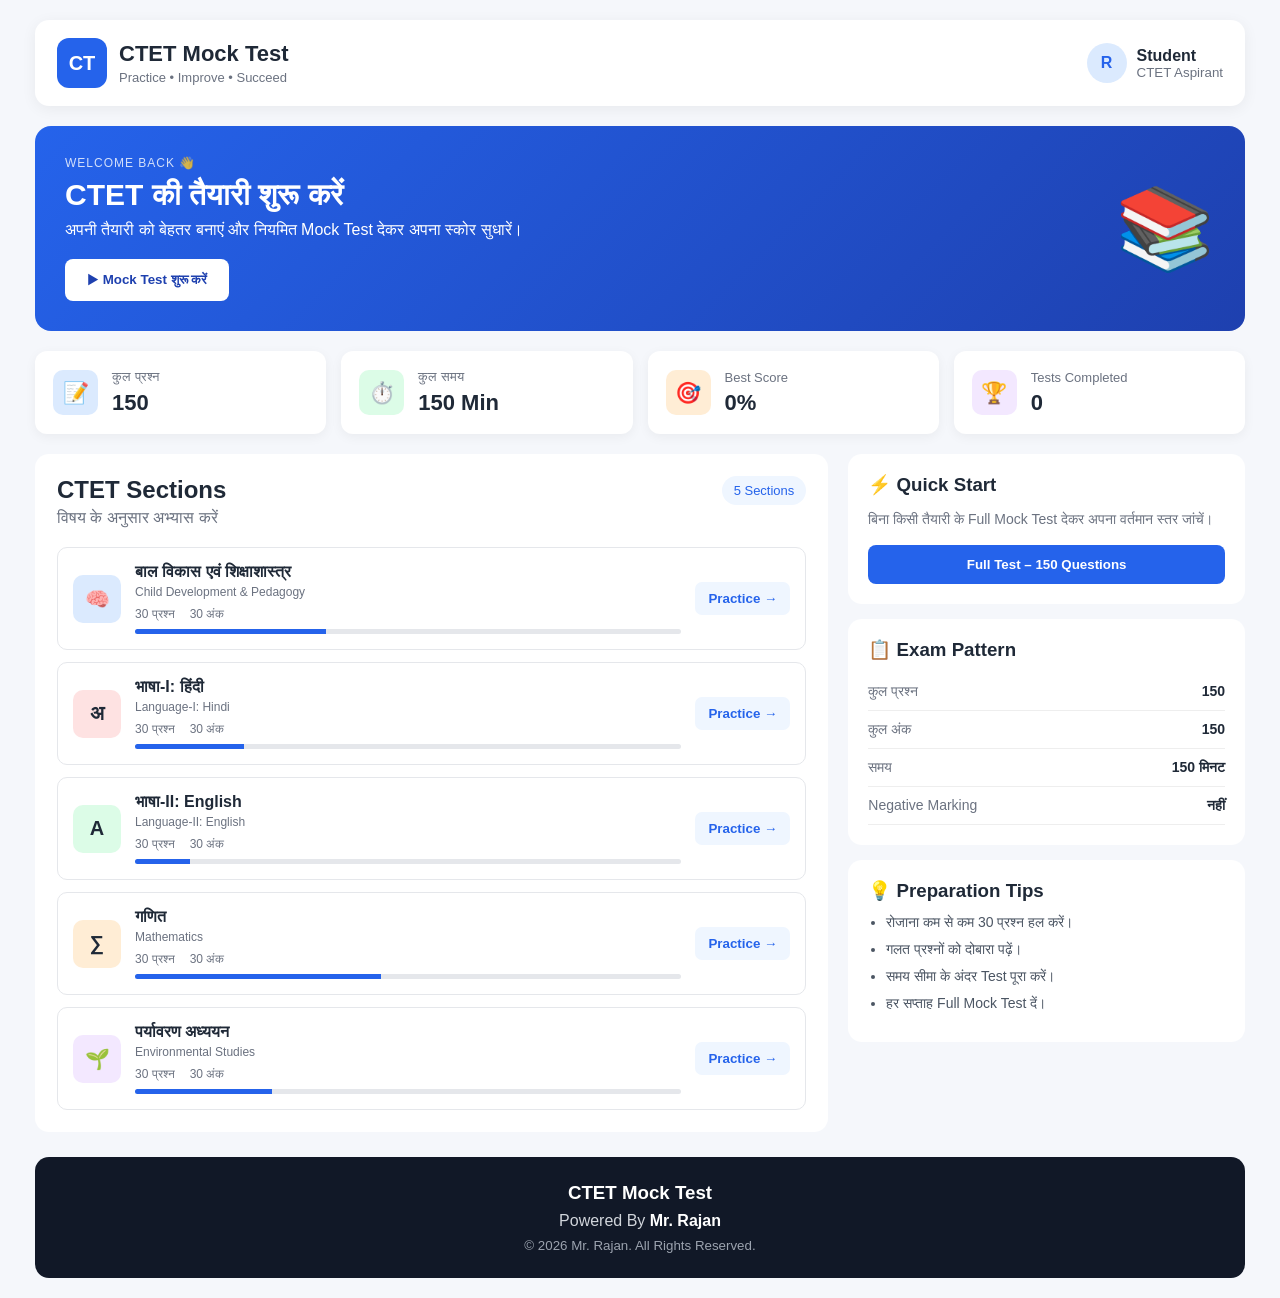
<file: index.html>
<!DOCTYPE html>
<html lang="hi">

<head>
    <meta charset="UTF-8">
    <meta name="viewport" content="width=device-width, initial-scale=1.0">

    <title>CTET Mock Test Dashboard</title>

    <link rel="stylesheet" href="dashboard.css">
</head>

<body>

<div class="dashboard">

    <!-- ================= HEADER ================= -->

    <header class="top-header">

        <div class="brand">
            <div class="logo">CT</div>

            <div>
                <h1>CTET Mock Test</h1>
                <p>Practice • Improve • Succeed</p>
            </div>
        </div>

        <div class="profile">
            <div class="profile-icon">R</div>

            <div>
                <strong>Student</strong>
                <small>CTET Aspirant</small>
            </div>
        </div>

    </header>


    <!-- ================= WELCOME ================= -->

    <section class="welcome">

        <div>

            <p class="small-title">WELCOME BACK 👋</p>

            <h2>CTET की तैयारी शुरू करें</h2>

            <p>
                अपनी तैयारी को बेहतर बनाएं और नियमित Mock Test देकर
                अपना स्कोर सुधारें।
            </p>

            <button
                class="start-btn"
                onclick="startMockTest()">

                ▶ Mock Test शुरू करें

            </button>

        </div>

        <div class="welcome-icon">
            📚
        </div>

    </section>


    <!-- ================= STATS ================= -->

    <section class="stats">

        <div class="stat-card">

            <div class="stat-icon blue">📝</div>

            <div>
                <span>कुल प्रश्न</span>
                <strong>150</strong>
            </div>

        </div>


        <div class="stat-card">

            <div class="stat-icon green">⏱️</div>

            <div>
                <span>कुल समय</span>
                <strong>150 Min</strong>
            </div>

        </div>


        <div class="stat-card">

            <div class="stat-icon orange">🎯</div>

            <div>
                <span>Best Score</span>
                <strong id="bestScore">0%</strong>
            </div>

        </div>


        <div class="stat-card">

            <div class="stat-icon purple">🏆</div>

            <div>
                <span>Tests Completed</span>
                <strong id="testsCompleted">0</strong>
            </div>

        </div>

    </section>


    <!-- ================= MAIN GRID ================= -->

    <div class="main-grid">


        <!-- LEFT -->

        <main>


            <!-- Sections -->

            <section class="section-box">

                <div class="section-heading">

                    <div>
                        <h2>CTET Sections</h2>
                        <p>विषय के अनुसार अभ्यास करें</p>
                    </div>

                    <span>5 Sections</span>

                </div>


                <div class="subjects">


                    <div class="subject-card">

                        <div class="subject-icon blue-bg">
                            🧠
                        </div>

                        <div class="subject-content">

                            <h3>बाल विकास एवं शिक्षाशास्त्र</h3>

                            <p>
                                Child Development & Pedagogy
                            </p>

                            <div class="subject-info">
                                <span>30 प्रश्न</span>
                                <span>30 अंक</span>
                            </div>

                            <div class="progress">
                                <div style="width:35%"></div>
                            </div>

                        </div>

                        <button
                            onclick="startSection('cdp')">

                            Practice →

                        </button>

                    </div>



                    <div class="subject-card">

                        <div class="subject-icon red-bg">
                            अ
                        </div>

                        <div class="subject-content">

                            <h3>भाषा-I: हिंदी</h3>

                            <p>
                                Language-I: Hindi
                            </p>

                            <div class="subject-info">
                                <span>30 प्रश्न</span>
                                <span>30 अंक</span>
                            </div>

                            <div class="progress">
                                <div style="width:20%"></div>
                            </div>

                        </div>

                        <button
                            onclick="startSection('hindi')">

                            Practice →

                        </button>

                    </div>



                    <div class="subject-card">

                        <div class="subject-icon green-bg">
                            A
                        </div>

                        <div class="subject-content">

                            <h3>भाषा-II: English</h3>

                            <p>
                                Language-II: English
                            </p>

                            <div class="subject-info">
                                <span>30 प्रश्न</span>
                                <span>30 अंक</span>
                            </div>

                            <div class="progress">
                                <div style="width:10%"></div>
                            </div>

                        </div>

                        <button
                            onclick="startSection('english')">

                            Practice →

                        </button>

                    </div>



                    <div class="subject-card">

                        <div class="subject-icon orange-bg">
                            ∑
                        </div>

                        <div class="subject-content">

                            <h3>गणित</h3>

                            <p>
                                Mathematics
                            </p>

                            <div class="subject-info">
                                <span>30 प्रश्न</span>
                                <span>30 अंक</span>
                            </div>

                            <div class="progress">
                                <div style="width:45%"></div>
                            </div>

                        </div>

                        <button
                            onclick="startSection('math')">

                            Practice →

                        </button>

                    </div>



                    <div class="subject-card">

                        <div class="subject-icon purple-bg">
                            🌱
                        </div>

                        <div class="subject-content">

                            <h3>पर्यावरण अध्ययन</h3>

                            <p>
                                Environmental Studies
                            </p>

                            <div class="subject-info">
                                <span>30 प्रश्न</span>
                                <span>30 अंक</span>
                            </div>

                            <div class="progress">
                                <div style="width:25%"></div>
                            </div>

                        </div>

                        <button
                            onclick="startSection('evs')">

                            Practice →

                        </button>

                    </div>

                </div>

            </section>


        </main>


        <!-- RIGHT SIDEBAR -->

        <aside>


            <!-- Quick Test -->

            <div class="side-card">

                <h3>⚡ Quick Start</h3>

                <p>
                    बिना किसी तैयारी के Full Mock Test देकर
                    अपना वर्तमान स्तर जांचें।
                </p>

                <button
                    class="full-test"
                    onclick="startMockTest()">

                    Full Test – 150 Questions

                </button>

            </div>


            <!-- Exam Pattern -->

            <div class="side-card">

                <h3>📋 Exam Pattern</h3>

                <div class="pattern-row">
                    <span>कुल प्रश्न</span>
                    <strong>150</strong>
                </div>

                <div class="pattern-row">
                    <span>कुल अंक</span>
                    <strong>150</strong>
                </div>

                <div class="pattern-row">
                    <span>समय</span>
                    <strong>150 मिनट</strong>
                </div>

                <div class="pattern-row">
                    <span>Negative Marking</span>
                    <strong>नहीं</strong>
                </div>

            </div>


            <!-- Tips -->

            <div class="side-card tips">

                <h3>💡 Preparation Tips</h3>

                <ul>

                    <li>रोजाना कम से कम 30 प्रश्न हल करें।</li>

                    <li>गलत प्रश्नों को दोबारा पढ़ें।</li>

                    <li>समय सीमा के अंदर Test पूरा करें।</li>

                    <li>हर सप्ताह Full Mock Test दें।</li>

                </ul>

            </div>

        </aside>

    </div>


    <!-- ================= FOOTER ================= -->

    <footer>

        <h3>CTET Mock Test</h3>

        <p>
            Powered By <strong>Mr. Rajan</strong>
        </p>

        <small>
            © 2026 Mr. Rajan. All Rights Reserved.
        </small>

    </footer>

</div>


<script src="dashboard.js"></script>

</body>

</html>
</file>
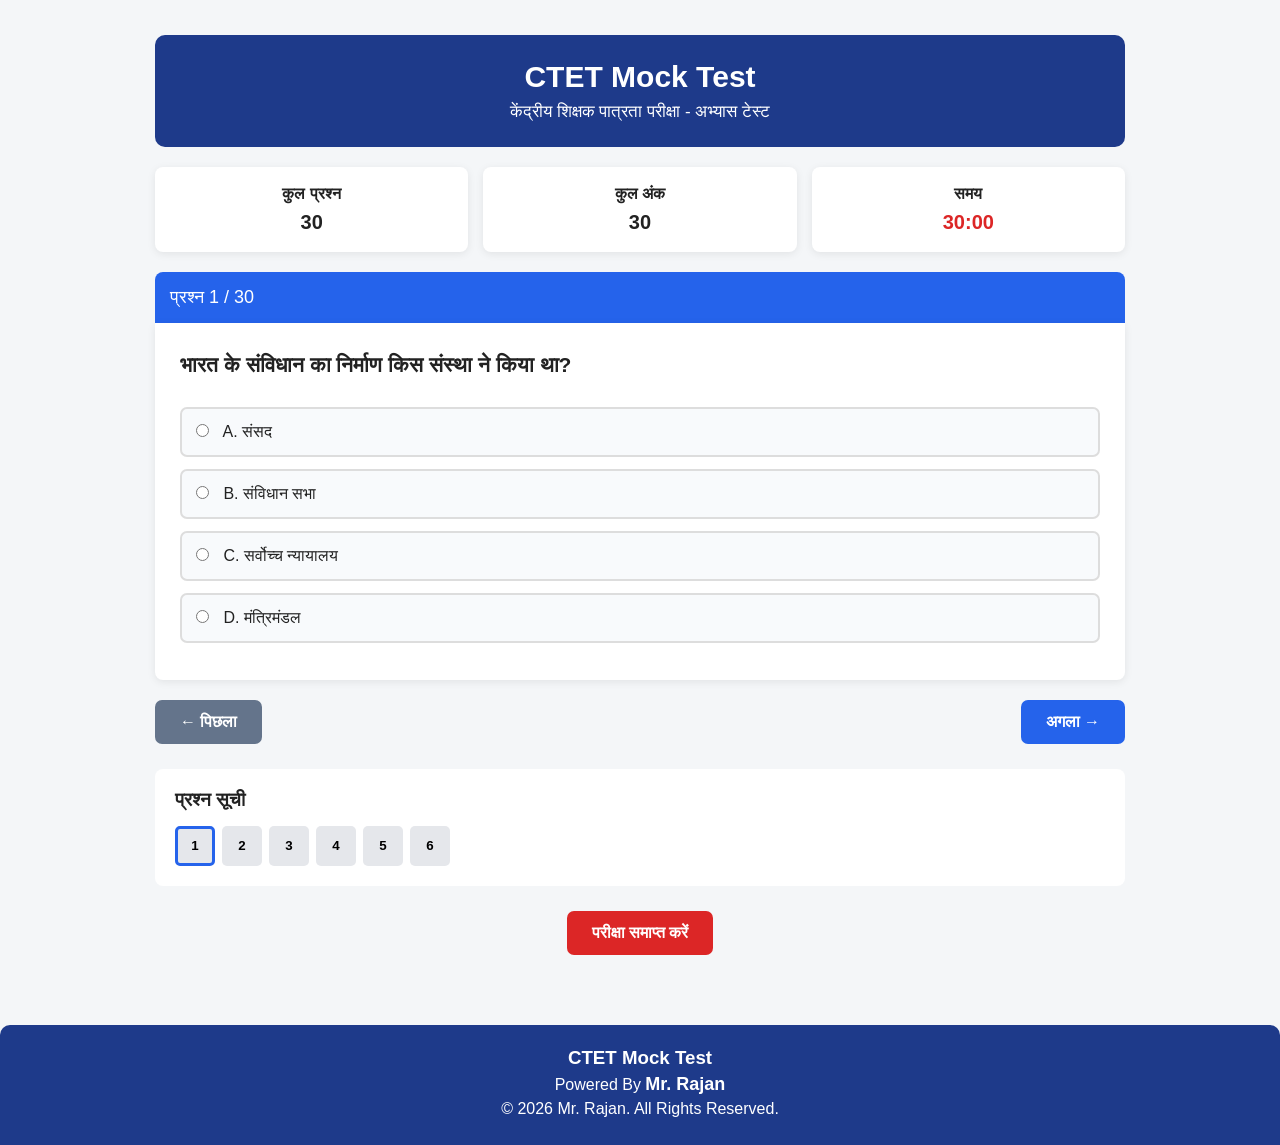
<file: ctet.html>
<!DOCTYPE html>
<html lang="hi">
<head>
    <meta charset="UTF-8">
    <meta name="viewport" content="width=device-width, initial-scale=1.0">

    <title>CTET Mock Test - 30 प्रश्न</title>

    <link rel="stylesheet" href="ctet.css">
</head>

<body>

<div class="container">

    <!-- Header -->
    <header class="header">
        <h1>CTET Mock Test</h1>
        <p>केंद्रीय शिक्षक पात्रता परीक्षा - अभ्यास टेस्ट</p>
    </header>

    <!-- Test Info -->
    <div class="test-info">

        <div>
            <strong>कुल प्रश्न</strong>
            <span>30</span>
        </div>

        <div>
            <strong>कुल अंक</strong>
            <span>30</span>
        </div>

        <div>
            <strong>समय</strong>
            <span id="timer">30:00</span>
        </div>

    </div>

    <!-- Main Test Area -->
    <div id="testArea">

        <div class="question-header">

            <span>
                प्रश्न <span id="questionNumber">1</span> / 30
            </span>

        </div>

        <div class="question-box">

            <h2 id="questionText">
                प्रश्न यहाँ दिखाई देगा
            </h2>

            <div id="options"></div>

        </div>

        <!-- Navigation -->
        <div class="navigation">

            <button id="previousBtn" onclick="previousQuestion()">
                ← पिछला
            </button>

            <button id="nextBtn" onclick="nextQuestion()">
                अगला →
            </button>

        </div>

    </div>

    <!-- Question Palette -->
    <div class="palette-container">

        <h3>प्रश्न सूची</h3>

        <div id="questionPalette"></div>

    </div>

    <!-- Submit -->
    <button class="submit-btn" onclick="submitTest()">
        परीक्षा समाप्त करें
    </button>

    <!-- Result -->
    <div id="result" class="result hidden">

        <h2>🎉 परीक्षा परिणाम</h2>

        <div class="score">

            <p>
                आपका स्कोर:
                <strong>
                    <span id="score">0</span> / 30
                </strong>
            </p>

            <p>
                प्रतिशत:
                <strong>
                    <span id="percentage">0</span>%
                </strong>
            </p>

            <p>
                सही उत्तर:
                <span id="correct">0</span>
            </p>

            <p>
                गलत उत्तर:
                <span id="wrong">0</span>
            </p>

            <p>
                बिना उत्तर:
                <span id="unanswered">0</span>
            </p>

            <h3 id="resultStatus"></h3>

        </div>

        <button class="restart-btn" onclick="restartTest()">
            🔄 दोबारा टेस्ट दें
        </button>

    </div>

</div>

<script src="ctet.js"></script>

<footer class="site-footer">

    <h3>CTET Mock Test</h3>

    <p>
        Powered By <strong>Mr. Rajan</strong>
    </p>

    <p class="copyright">
        © 2026 Mr. Rajan. All Rights Reserved.
    </p>

</footer>

</body>
</html>
</file>
<file: dashboard.css>
* {
    box-sizing: border-box;
    margin: 0;
    padding: 0;
}

body {
    font-family: Arial, "Noto Sans Devanagari", sans-serif;
    background: #f5f7fb;
    color: #1f2937;
}

.dashboard {
    max-width: 1250px;
    margin: auto;
    padding: 20px;
}


/* ================= HEADER ================= */

.top-header {
    background: white;
    padding: 18px 22px;
    border-radius: 14px;
    display: flex;
    justify-content: space-between;
    align-items: center;
    box-shadow: 0 3px 15px rgba(0,0,0,0.06);
}

.brand {
    display: flex;
    align-items: center;
    gap: 12px;
}

.logo {
    width: 50px;
    height: 50px;
    background: #2563eb;
    color: white;
    border-radius: 12px;

    display: flex;
    align-items: center;
    justify-content: center;

    font-size: 20px;
    font-weight: bold;
}

.brand h1 {
    font-size: 22px;
}

.brand p {
    color: #6b7280;
    font-size: 13px;
    margin-top: 3px;
}

.profile {
    display: flex;
    align-items: center;
    gap: 10px;
}

.profile-icon {
    width: 40px;
    height: 40px;
    background: #dbeafe;
    color: #2563eb;

    border-radius: 50%;

    display: flex;
    align-items: center;
    justify-content: center;

    font-weight: bold;
}

.profile small {
    display: block;
    color: #6b7280;
}


/* ================= WELCOME ================= */

.welcome {
    margin-top: 20px;

    background: linear-gradient(
        135deg,
        #2563eb,
        #1e40af
    );

    color: white;

    padding: 30px;

    border-radius: 16px;

    display: flex;
    justify-content: space-between;
    align-items: center;
}

.small-title {
    font-size: 12px;
    opacity: .8;
    letter-spacing: 1px;
}

.welcome h2 {
    margin: 8px 0;
    font-size: 30px;
}

.welcome p {
    max-width: 600px;
}

.welcome-icon {
    font-size: 80px;
}

.start-btn {
    margin-top: 20px;

    border: none;

    background: white;
    color: #1e40af;

    padding: 13px 22px;

    border-radius: 8px;

    font-weight: bold;
    cursor: pointer;
}


/* ================= STATS ================= */

.stats {
    display: grid;

    grid-template-columns:
        repeat(4, 1fr);

    gap: 15px;

    margin: 20px 0;
}

.stat-card {
    background: white;

    padding: 18px;

    border-radius: 12px;

    display: flex;
    align-items: center;

    gap: 14px;

    box-shadow:
        0 3px 12px rgba(0,0,0,0.05);
}

.stat-card span {
    display: block;

    color: #6b7280;

    font-size: 13px;
}

.stat-card strong {
    display: block;

    font-size: 22px;

    margin-top: 5px;
}

.stat-icon {
    width: 45px;
    height: 45px;

    border-radius: 10px;

    display: flex;
    align-items: center;
    justify-content: center;

    font-size: 21px;
}

.blue {
    background: #dbeafe;
}

.green {
    background: #dcfce7;
}

.orange {
    background: #ffedd5;
}

.purple {
    background: #f3e8ff;
}


/* ================= MAIN GRID ================= */

.main-grid {
    display: grid;

    grid-template-columns:
        2fr 1fr;

    gap: 20px;
}


/* ================= SECTION ================= */

.section-box {
    background: white;

    padding: 22px;

    border-radius: 14px;
}

.section-heading {
    display: flex;

    justify-content: space-between;

    margin-bottom: 20px;
}

.section-heading p {
    color: #6b7280;

    margin-top: 5px;
}

.section-heading > span {
    background: #eff6ff;

    color: #2563eb;

    padding: 7px 12px;

    border-radius: 20px;

    height: fit-content;

    font-size: 13px;
}


/* ================= SUBJECT ================= */

.subjects {
    display: flex;

    flex-direction: column;

    gap: 12px;
}

.subject-card {
    border: 1px solid #e5e7eb;

    padding: 15px;

    border-radius: 10px;

    display: flex;

    align-items: center;

    gap: 14px;
}

.subject-icon {
    width: 48px;
    height: 48px;

    flex-shrink: 0;

    border-radius: 10px;

    display: flex;

    align-items: center;
    justify-content: center;

    font-weight: bold;
    font-size: 20px;
}

.blue-bg {
    background: #dbeafe;
}

.red-bg {
    background: #fee2e2;
}

.green-bg {
    background: #dcfce7;
}

.orange-bg {
    background: #ffedd5;
}

.purple-bg {
    background: #f3e8ff;
}

.subject-content {
    flex: 1;
}

.subject-content h3 {
    font-size: 16px;
}

.subject-content p {
    font-size: 12px;

    color: #6b7280;

    margin: 4px 0 8px;
}

.subject-info {
    display: flex;

    gap: 15px;

    font-size: 12px;

    color: #6b7280;
}

.progress {
    height: 5px;

    background: #e5e7eb;

    border-radius: 10px;

    margin-top: 8px;

    overflow: hidden;
}

.progress div {
    height: 100%;

    background: #2563eb;
}

.subject-card button {
    background: #eff6ff;

    color: #2563eb;

    border: none;

    padding: 9px 13px;

    border-radius: 7px;

    cursor: pointer;

    font-weight: bold;
}


/* ================= SIDEBAR ================= */

aside {
    display: flex;

    flex-direction: column;

    gap: 15px;
}

.side-card {
    background: white;

    padding: 20px;

    border-radius: 14px;
}

.side-card h3 {
    margin-bottom: 12px;
}

.side-card p {
    color: #6b7280;

    font-size: 14px;

    line-height: 1.6;
}

.full-test {
    width: 100%;

    margin-top: 15px;

    padding: 12px;

    background: #2563eb;

    color: white;

    border: none;

    border-radius: 8px;

    cursor: pointer;

    font-weight: bold;
}


/* ================= PATTERN ================= */

.pattern-row {
    display: flex;

    justify-content: space-between;

    padding: 10px 0;

    border-bottom: 1px solid #eee;

    font-size: 14px;
}

.pattern-row span {
    color: #6b7280;
}


/* ================= TIPS ================= */

.tips ul {
    padding-left: 18px;
}

.tips li {
    margin: 10px 0;

    font-size: 14px;

    color: #4b5563;
}


/* ================= FOOTER ================= */

footer {
    margin-top: 25px;

    background: #111827;

    color: white;

    text-align: center;

    padding: 25px;

    border-radius: 14px;
}

footer h3 {
    margin-bottom: 8px;
}

footer p {
    color: #d1d5db;
}

footer strong {
    color: white;
}

footer small {
    display: block;

    margin-top: 8px;

    color: #9ca3af;
}


/* ================= MOBILE ================= */

@media(max-width: 800px) {

    .stats {
        grid-template-columns:
            repeat(2, 1fr);
    }

    .main-grid {
        grid-template-columns: 1fr;
    }

    .welcome-icon {
        display: none;
    }

}


@media(max-width: 600px) {

    .dashboard {
        padding: 10px;
    }

    .top-header {
        padding: 14px;
    }

    .profile {
        display: none;
    }

    .welcome {
        padding: 22px;
    }

    .welcome h2 {
        font-size: 23px;
    }

    .stats {
        grid-template-columns: 1fr 1fr;
        gap: 10px;
    }

    .stat-card {
        padding: 12px;
    }

    .stat-card strong {
        font-size: 18px;
    }

    .subject-card {
        align-items: flex-start;
    }

    .subject-card button {
        padding: 7px;
        font-size: 11px;
    }

    .subject-content h3 {
        font-size: 14px;
    }

}
</file>
<file: ctet.css>
* {
    box-sizing: border-box;
    margin: 0;
    padding: 0;
}

body {
    font-family: Arial, "Noto Sans Devanagari", sans-serif;
    background: #f4f6f8;
    color: #222;
}

.container {
    max-width: 1000px;
    margin: 20px auto;
    padding: 15px;
}

/* Header */

.header {
    background: #1e3a8a;
    color: white;
    text-align: center;
    padding: 25px;
    border-radius: 10px;
    margin-bottom: 20px;
}

.header h1 {
    font-size: 30px;
    margin-bottom: 8px;
}

.header p {
    font-size: 17px;
}

/* Test Info */

.test-info {
    display: grid;
    grid-template-columns: repeat(3, 1fr);
    gap: 15px;
    margin-bottom: 20px;
}

.test-info div {
    background: white;
    padding: 18px;
    text-align: center;
    border-radius: 8px;
    box-shadow: 0 2px 8px rgba(0,0,0,0.08);
}

.test-info strong {
    display: block;
    margin-bottom: 8px;
}

.test-info span {
    font-size: 20px;
    font-weight: bold;
}

#timer {
    color: #dc2626;
}

/* Question */

.question-header {
    background: #2563eb;
    color: white;
    padding: 15px;
    border-radius: 8px 8px 0 0;
    font-size: 18px;
}

.question-box {
    background: white;
    padding: 25px;
    border-radius: 0 0 8px 8px;
    box-shadow: 0 2px 8px rgba(0,0,0,0.08);
}

.question-box h2 {
    font-size: 21px;
    line-height: 1.6;
    margin-bottom: 25px;
}

/* Options */

.option {
    display: block;
    background: #f8fafc;
    border: 2px solid #ddd;
    padding: 14px;
    margin: 12px 0;
    border-radius: 7px;
    cursor: pointer;
    transition: 0.2s;
}

.option:hover {
    background: #eff6ff;
    border-color: #2563eb;
}

.option input {
    margin-right: 10px;
}

.option.selected {
    background: #dbeafe;
    border-color: #2563eb;
}

/* Navigation */

.navigation {
    display: flex;
    justify-content: space-between;
    margin-top: 20px;
}

.navigation button,
.submit-btn,
.restart-btn {
    border: none;
    padding: 13px 25px;
    border-radius: 7px;
    cursor: pointer;
    font-size: 16px;
    font-weight: bold;
}

#previousBtn {
    background: #64748b;
    color: white;
}

#nextBtn {
    background: #2563eb;
    color: white;
}

/* Palette */

.palette-container {
    background: white;
    padding: 20px;
    margin-top: 25px;
    border-radius: 8px;
}

.palette-container h3 {
    margin-bottom: 15px;
}

#questionPalette {
    display: flex;
    flex-wrap: wrap;
    gap: 7px;
}

.palette-btn {
    width: 40px;
    height: 40px;
    border: none;
    border-radius: 5px;
    background: #e5e7eb;
    cursor: pointer;
    font-weight: bold;
}

.palette-btn.answered {
    background: #22c55e;
    color: white;
}

.palette-btn.current {
    border: 3px solid #2563eb;
}

/* Submit */

.submit-btn {
    display: block;
    margin: 25px auto;
    background: #dc2626;
    color: white;
}

/* Result */

.result {
    background: white;
    padding: 30px;
    margin-top: 25px;
    border-radius: 10px;
    text-align: center;
}

.result h2 {
    margin-bottom: 20px;
}

.score p {
    font-size: 18px;
    margin: 12px;
}

#resultStatus {
    margin: 20px;
    font-size: 25px;
}

.restart-btn {
    background: #16a34a;
    color: white;
}

.hidden {
    display: none;
}

/* Mobile */

@media (max-width: 600px) {

    .container {
        padding: 10px;
    }

    .header h1 {
        font-size: 24px;
    }

    .test-info {
        grid-template-columns: 1fr;
    }

    .question-box {
        padding: 18px;
    }

    .question-box h2 {
        font-size: 18px;
    }

    .navigation button {
        padding: 11px 16px;
        font-size: 14px;
    }

    .palette-btn {
        width: 35px;
        height: 35px;
    }
}

/* =========================
   FOOTER
========================= */

.site-footer {
    margin-top: 30px;
    background: #1e3a8a;
    color: white;
    text-align: center;
    padding: 22px 15px;
    border-radius: 10px 10px 0 0;
}

.site-footer p {
    margin: 5px 0;
    font-size: 16px;
}

.site-footer strong {
    font-size: 18px;
}

.footer-subtitle {
    font-size: 13px !important;
    opacity: 0.85;
}

@media (max-width: 600px) {

    .site-footer {
        padding: 18px 10px;
    }

    .site-footer p {
        font-size: 14px;
    }

    .site-footer strong {
        font-size: 16px;
    }
}
</file>
